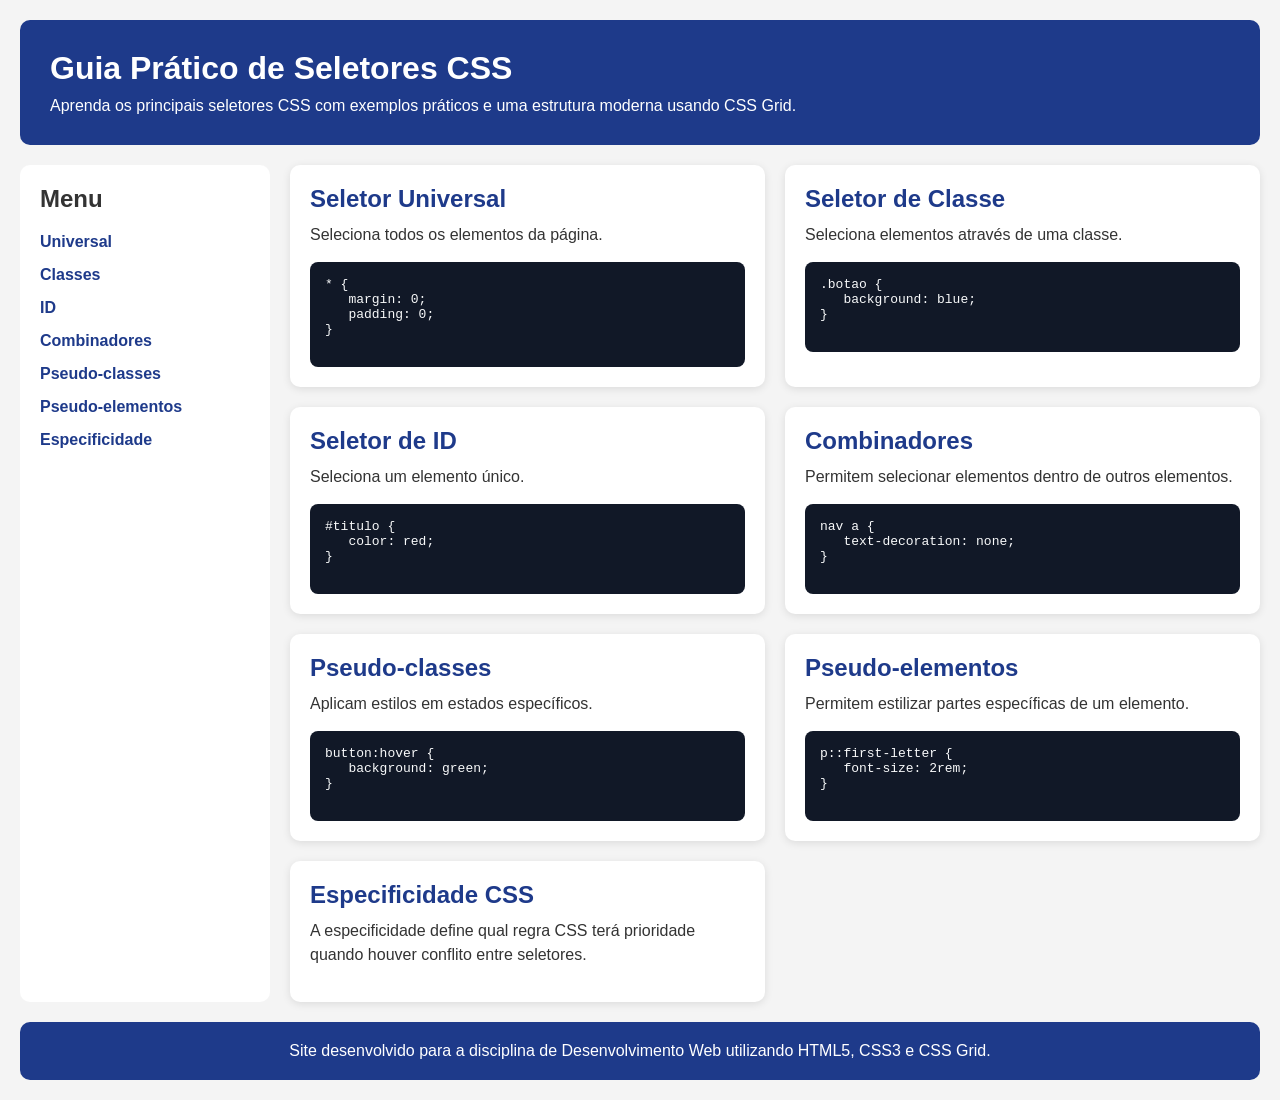
<file: index.html>
<!DOCTYPE html>
<html lang="pt-BR">
<head>
  <meta charset="UTF-8" />
  <meta name="viewport" content="width=device-width, initial-scale=1.0"/>
  <title>Guia Prático de Seletores CSS</title>
  <link rel="stylesheet" href="style.css"/>
</head>

<body>

  <div class="container">

    <!-- HEADER -->
    <header class="header">
      <h1>Guia Prático de Seletores CSS</h1>
      <p>
        Aprenda os principais seletores CSS com exemplos práticos
        e uma estrutura moderna usando CSS Grid.
      </p>
    </header>

    <!-- MENU LATERAL -->
    <aside class="sidebar">
      <h2>Menu</h2>

      <nav>
        <ul>
          <li><a href="#universal">Universal</a></li>
          <li><a href="#classe">Classes</a></li>
          <li><a href="#id">ID</a></li>
          <li><a href="#combinadores">Combinadores</a></li>
          <li><a href="#pseudo">Pseudo-classes</a></li>
          <li><a href="#elementos">Pseudo-elementos</a></li>
          <li><a href="#especificidade">Especificidade</a></li>
        </ul>
      </nav>
    </aside>

    <!-- CONTEÚDO PRINCIPAL -->
    <main class="content">

      <section id="universal" class="card">
        <h2>Seletor Universal</h2>
        <p>Seleciona todos os elementos da página.</p>

        <pre>
* {
   margin: 0;
   padding: 0;
}
        </pre>
      </section>

      <section id="classe" class="card">
        <h2>Seletor de Classe</h2>
        <p>Seleciona elementos através de uma classe.</p>

        <pre>
.botao {
   background: blue;
}
        </pre>
      </section>

      <section id="id" class="card">
        <h2>Seletor de ID</h2>
        <p>Seleciona um elemento único.</p>

        <pre>
#titulo {
   color: red;
}
        </pre>
      </section>

      <section id="combinadores" class="card">
        <h2>Combinadores</h2>
        <p>Permitem selecionar elementos dentro de outros elementos.</p>

        <pre>
nav a {
   text-decoration: none;
}
        </pre>
      </section>

      <section id="pseudo" class="card">
        <h2>Pseudo-classes</h2>
        <p>Aplicam estilos em estados específicos.</p>

        <pre>
button:hover {
   background: green;
}
        </pre>
      </section>

      <section id="elementos" class="card">
        <h2>Pseudo-elementos</h2>
        <p>Permitem estilizar partes específicas de um elemento.</p>

        <pre>
p::first-letter {
   font-size: 2rem;
}
        </pre>
      </section>

      <section id="especificidade" class="card">
        <h2>Especificidade CSS</h2>
        <p>
          A especificidade define qual regra CSS terá prioridade
          quando houver conflito entre seletores.
        </p>
      </section>

    </main>

    <!-- FOOTER -->
    <footer class="footer">
      <p>
        Site desenvolvido para a disciplina de Desenvolvimento Web
        utilizando HTML5, CSS3 e CSS Grid.
      </p>
    </footer>

  </div>

</body>
</html>
</file>
<file: style.css>
/* RESET */
* {
  margin: 0;
  padding: 0;
  box-sizing: border-box;
}

/* BODY */
body {
  font-family: Arial, Helvetica, sans-serif;
  background-color: #f4f4f4;
  color: #333;
}

/* =========================
   GRID PRINCIPAL
========================= */

.container {
  display: grid;

  /* GRID AREAS */
  grid-template-areas:
    "header header"
    "sidebar content"
    "footer footer";

  /* GRID COLUMNS */
  grid-template-columns: 250px 1fr;

  /* GRID ROWS */
  grid-template-rows: auto 1fr auto;

  min-height: 100vh;

  gap: 20px;
  padding: 20px;
}

/* HEADER */
.header {
  grid-area: header;

  background: #1e3a8a;
  color: white;

  padding: 30px;
  border-radius: 10px;
}

.header h1 {
  margin-bottom: 10px;
}

/* SIDEBAR */
.sidebar {
  grid-area: sidebar;

  background: white;
  padding: 20px;
  border-radius: 10px;
}

.sidebar h2 {
  margin-bottom: 20px;
}

.sidebar ul {
  list-style: none;
}

.sidebar li {
  margin-bottom: 15px;
}

.sidebar a {
  text-decoration: none;
  color: #1e3a8a;
  font-weight: bold;
  transition: 0.3s;
}

.sidebar a:hover {
  color: #2563eb;
}

/* CONTEÚDO */
.content {
  grid-area: content;

  display: grid;

  /* repeat() + fr */
  grid-template-columns: repeat(2, 1fr);

  gap: 20px;
}

/* CARDS */
.card {
  background: white;
  padding: 20px;
  border-radius: 10px;

  box-shadow: 0 2px 8px rgba(0,0,0,0.1);
}

.card h2 {
  margin-bottom: 10px;
  color: #1e3a8a;
}

.card p {
  margin-bottom: 15px;
  line-height: 1.5;
}

pre {
  background: #111827;
  color: #f9fafb;

  padding: 15px;
  border-radius: 8px;

  overflow-x: auto;
}

/* FOOTER */
.footer {
  grid-area: footer;

  background: #1e3a8a;
  color: white;

  text-align: center;
  padding: 20px;
  border-radius: 10px;
}

/* =========================
   RESPONSIVIDADE
========================= */

@media (max-width: 768px) {

  .container {

    grid-template-areas:
      "header"
      "sidebar"
      "content"
      "footer";

    grid-template-columns: 1fr;
  }

  .content {
    grid-template-columns: 1fr;
  }
}
</file>
